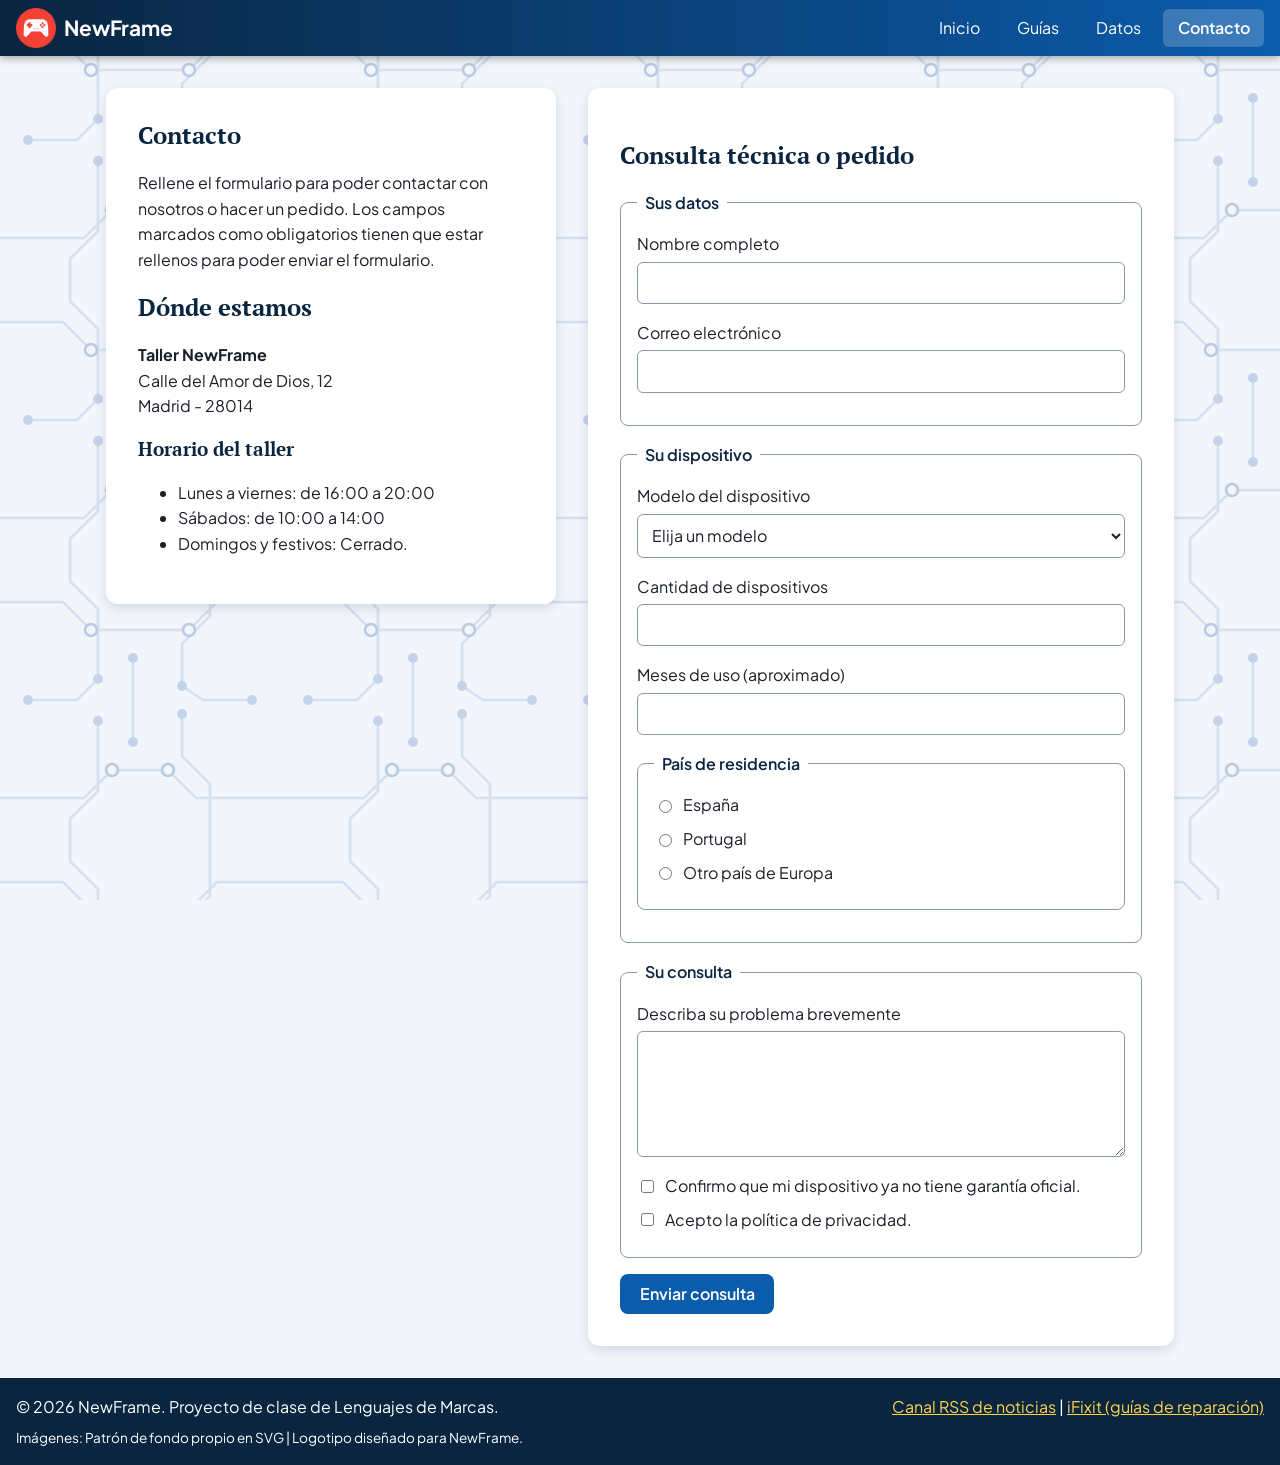
<file: contacto.html>
<!DOCTYPE html>
<html lang="es">

<head>
    <meta charset="UTF-8">
    <meta name="viewport" content="width=device-width, initial-scale=1">
    <title>NewFrame | Contacto y presupuesto de reparación</title>
    <meta name="description"
        content="Envíanos tu consulta técnica o pide presupuesto para reparar tu consola o mando en NewFrame. Consulta también nuestra ubicación y horario del taller.">
    <link rel="icon" type="image/ico" href="imagenes/favicon.ico">
    <link rel="preconnect" href="https://fonts.googleapis.com">
    <link rel="preconnect" href="https://fonts.gstatic.com" crossorigin>
    <link
        href="https://fonts.googleapis.com/css2?family=PT+Serif:ital,wght@0,400;0,700;1,400;1,700&family=Plus+Jakarta+Sans:ital,wght@0,200..800;1,200..800&display=swap"
        rel="stylesheet">
    <link rel="stylesheet" href="css/estilos.css">
    <link rel="alternate" type="application/rss+xml" title="RSS" href="noticias.xml">
</head>

<body>
    <header class="cabecera">
        <a class="logo" href="index.html">
            <img src="imagenes/favicon.ico" alt="Logotipo de NewFrame" width="40" height="40">
            <span>NewFrame</span>
        </a>
        <nav class="menu-navegacion">
            <ul>
                <li><a href="index.html">Inicio</a></li>
                <li><a href="guias.html">Guías</a></li>
                <li><a href="datos.html">Datos</a></li>
                <li><a class="activo" href="contacto.html">Contacto</a></li>
            </ul>
        </nav>
    </header>

    <main class="contenido">

        <div class="rejilla-contacto">

            <section class="datos-taller">
                <h1>Contacto</h1>
                <p>Rellene el formulario para poder contactar con nosotros o hacer un pedido. Los campos marcados como
                    obligatorios tienen que estar rellenos para poder enviar el formulario.</p>

                <h2>Dónde estamos</h2>
                <p>
                    <strong>Taller NewFrame</strong><br>
                    Calle del Amor de Dios, 12<br>
                    Madrid - 28014
                </p>

                <h3>Horario del taller</h3>
                <ul>
                    <li>Lunes a viernes: de 16:00 a 20:00</li>
                    <li>Sábados: de 10:00 a 14:00</li>
                    <li>Domingos y festivos: Cerrado.</li>
                </ul>
            </section>

            <section class="formulario-contacto">
                <h2>Consulta técnica o pedido</h2>
                <form class="formulario" method="post">

                    <fieldset>
                        <legend>Sus datos</legend>

                        <div class="grupo-campo">
                            <label for="nombre">Nombre completo</label>
                            <input type="text" id="nombre" name="nombre" required>
                        </div>

                        <div class="grupo-campo">
                            <label for="correo">Correo electrónico</label>
                            <input type="email" id="correo" name="correo" required>
                        </div>
                    </fieldset>

                    <fieldset>
                        <legend>Su dispositivo</legend>

                        <div class="grupo-campo">
                            <label for="modelo">Modelo del dispositivo</label>
                            <select id="modelo" name="modelo" required>
                                <option value="">Elija un modelo</option>
                                <option value="ps5">Consola PS5</option>
                                <option value="dualsense">DualSense PS5</option>
                                <option value="dualsense-edge">DualSense Edge PS5</option>
                                <option value="xbox-series-x">Xbox Series X</option>
                                <option value="xbox-series-s">Xbox Series S</option>
                                <option value="xbox-series-controller">XBox Series Controller</option>
                                <option value="switch-2">Nintendo Switch 2</option>
                                <option value="pc">PC</option>
                                <option value="portatil">Portátil</option>
                                <option value="telefono">Teléfono</option>
                                <option value="tamagochi">Tamagochi</option>
                                <option value="otro">Otro dispositivo</option>
                            </select>
                        </div>

                        <div class="grupo-campo">
                            <label for="cantidad">Cantidad de dispositivos</label>
                            <input type="number" id="cantidad" name="cantidad" min="1" max="10" required>
                        </div>

                        <div class="grupo-campo">
                            <label for="meses">Meses de uso (aproximado)</label>
                            <input type="number" id="meses" name="meses" min="0" max="2560">
                        </div>

                        <fieldset class="grupo-opciones">
                            <legend>País de residencia</legend>
                            <div class="opcion">
                                <input type="radio" id="pais-espana" name="pais" value="espana" required>
                                <label for="pais-espana">España</label>
                            </div>
                            <div class="opcion">
                                <input type="radio" id="pais-portugal" name="pais" value="portugal">
                                <label for="pais-portugal">Portugal</label>
                            </div>
                            <div class="opcion">
                                <input type="radio" id="pais-europa" name="pais" value="otro-europa">
                                <label for="pais-europa">Otro país de Europa</label>
                            </div>
                        </fieldset>
                    </fieldset>

                    <fieldset>
                        <legend>Su consulta</legend>

                        <div class="grupo-campo">
                            <label for="mensaje">Describa su problema brevemente</label>
                            <textarea id="mensaje" name="mensaje" rows="5" required></textarea>
                        </div>

                        <div class="opcion">
                            <input type="checkbox" id="sin-garantia" name="sin-garantia" value="si">
                            <label for="sin-garantia">Confirmo que mi dispositivo ya no tiene garantía oficial.</label>
                        </div>

                        <div class="opcion">
                            <input type="checkbox" id="privacidad" name="privacidad" value="si" required>
                            <label for="privacidad">Acepto la política de privacidad.</label>
                        </div>
                    </fieldset>

                    <button class="boton" type="submit">Enviar consulta</button>
                </form>
            </section>

        </div>

    </main>

    <footer class="pie">
        <p>&copy; 2026 NewFrame. Proyecto de clase de Lenguajes de Marcas.</p>
        <p><a href="noticias.xml">Canal RSS de noticias</a> | <a href="https://www.ifixit.com/" target="_blank"
                rel="noopener">iFixit (guías de reparación)</a></p>
        <p class="creditos">Imágenes: Patrón de fondo propio en SVG | Logotipo diseñado para NewFrame.</p>
    </footer>

</body>

</html>
</file>
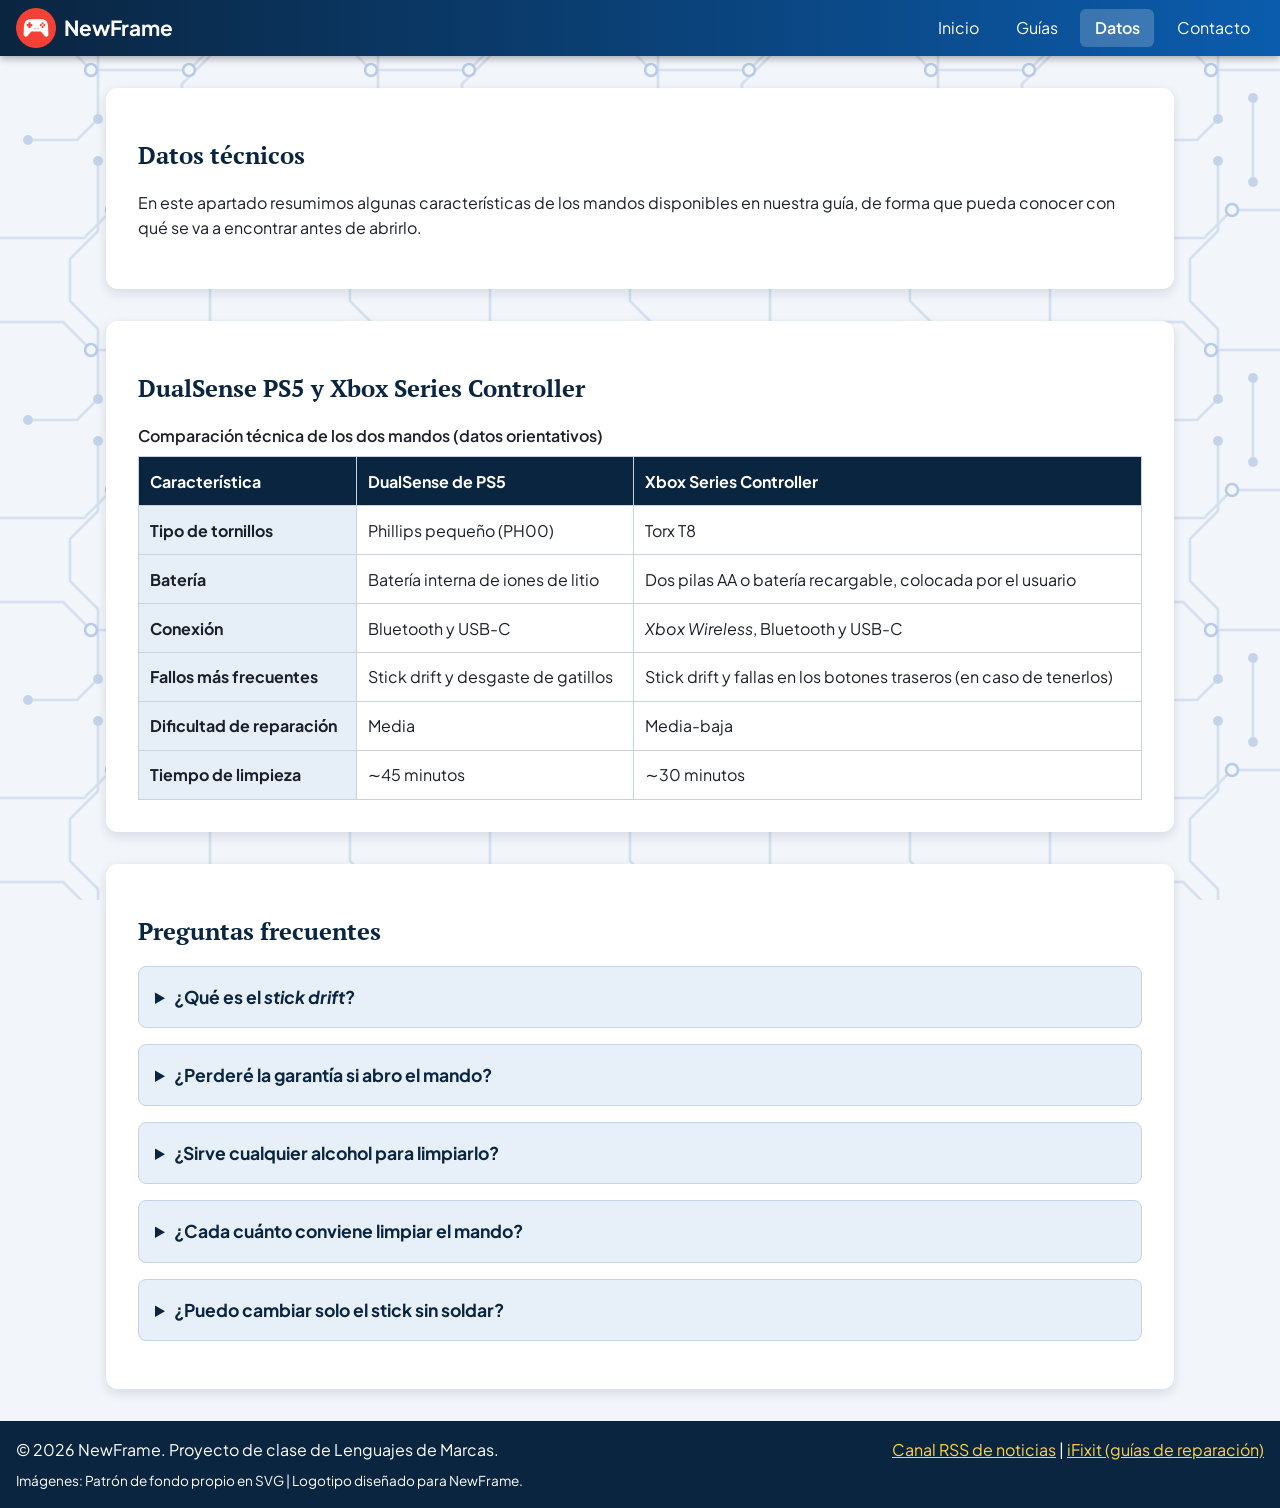
<file: datos.html>
<!DOCTYPE html>
<html lang="es">

<head>
    <meta charset="UTF-8">
    <meta name="viewport" content="width=device-width, initial-scale=1">
    <title>NewFrame | Datos técnicos y preguntas frecuentes</title>
    <meta name="description"
        content="Tabla comparativa entre el DualSense de PS5 y el mando de Xbox Series: tornillos, batería, fallos comunes y dificultad, más respuestas a dudas habituales.">
    <link rel="icon" type="image/ico" href="imagenes/favicon.ico">
    <link rel="preconnect" href="https://fonts.googleapis.com">
    <link rel="preconnect" href="https://fonts.gstatic.com" crossorigin>
    <link
        href="https://fonts.googleapis.com/css2?family=PT+Serif:ital,wght@0,400;0,700;1,400;1,700&family=Plus+Jakarta+Sans:ital,wght@0,200..800;1,200..800&display=swap"
        rel="stylesheet">
    <link rel="stylesheet" href="css/estilos.css">
    <link rel="alternate" type="application/rss+xml" title="RSS" href="noticias.xml">
</head>

<body>
    <header class="cabecera">
        <a class="logo" href="index.html">
            <img src="imagenes/favicon.ico" alt="Logotipo de NewFrame" width="40" height="40">
            <span>NewFrame</span>
        </a>
        <nav class="menu-navegacion">
            <ul>
                <li><a href="index.html">Inicio</a></li>
                <li><a href="guias.html">Guías</a></li>
                <li><a class="activo" href="datos.html">Datos</a></li>
                <li><a href="contacto.html">Contacto</a></li>
            </ul>
        </nav>
    </header>

    <main class="contenido">

        <section class="introduccion">
            <h1>Datos técnicos</h1>
            <p>En este apartado resumimos algunas características de los mandos disponibles en
                nuestra guía, de forma que pueda conocer con qué se va a encontrar antes de abrirlo.</p>
        </section>

        <section class="comparativa">
            <h2>DualSense PS5 y Xbox Series Controller</h2>
            <div class="tabla-contenedor">
                <table class="tabla-datos">
                    <caption>Comparación técnica de los dos mandos (datos orientativos)</caption>
                    <thead>
                        <tr>
                            <th scope="col">Característica</th>
                            <th scope="col">DualSense de PS5</th>
                            <th scope="col">Xbox Series Controller</th>
                        </tr>
                    </thead>
                    <tbody>
                        <tr>
                            <th scope="row">Tipo de tornillos</th>
                            <td>Phillips pequeño (PH00)</td>
                            <td>Torx T8</td>
                        </tr>
                        <tr>
                            <th scope="row">Batería</th>
                            <td>Batería interna de iones de litio</td>
                            <td>Dos pilas AA o batería recargable, colocada por el usuario</td>
                        </tr>
                        <tr>
                            <th scope="row">Conexión</th>
                            <td>Bluetooth y USB-C</td>
                            <td><em>Xbox Wireless</em>, Bluetooth y USB-C</td>
                        </tr>
                        <tr>
                            <th scope="row">Fallos más frecuentes</th>
                            <td>Stick drift y desgaste de gatillos</td>
                            <td>Stick drift y fallas en los botones traseros (en caso de tenerlos)</td>
                        </tr>
                        <tr>
                            <th scope="row">Dificultad de reparación</th>
                            <td>Media</td>
                            <td>Media-baja</td>
                        </tr>
                        <tr>
                            <th scope="row">Tiempo de limpieza</th>
                            <td>&sim;45 minutos</td>
                            <td>&sim;30 minutos</td>
                        </tr>
                    </tbody>
                </table>
            </div>
        </section>

        <section class="preguntas-frecuentes">
            <h2>Preguntas frecuentes</h2>

            <details class="pregunta">
                <summary>¿Qué es el <em>stick drift</em>?</summary>
                <p>Son pequeños movimientos involuntarios que producen los sticks sin que el usuario esté involucrado. Suele
                    deberse a suciedad acumulada o al desgaste interno del potenciómetro.</p>
            </details>

            <details class="pregunta">
                <summary>¿Perderé la garantía si abro el mando?</summary>
                <p>Sí. De parte tanto de Sony como de Microsoft, al abrir el mando la garantía queda anulada.</p>
            </details>

            <details class="pregunta">
                <summary>¿Sirve cualquier alcohol para limpiarlo?</summary>
                <p>Lo ideal es alcohol isopropílico de 90 % o más. El de farmacia habitual contiene más agua y tarda más
                    en secar. Otro tipo de alcoholes no suelen cumplir los requisitos (y mucho menos los destinados a
                    consumo alimenticio).</p>
            </details>

            <details class="pregunta">
                <summary>¿Cada cuánto conviene limpiar el mando?</summary>
                <p>Por fuera, una vez al mes. Por dentro, solo cuando comiencen a fallar los controles del dispositivo.</p>
            </details>

            <details class="pregunta">
                <summary>¿Puedo cambiar solo el stick sin soldar?</summary>
                <p>Depende del modelo. Hay módulos de stick que se encajan sin soldadura y otros que sí la necesitan. Para más información, consúltenos en la página de <a href="contacto.html">contacto</a> si tiene dudas.</p>
            </details>
        </section>

    </main>

    <footer class="pie">
        <p>&copy; 2026 NewFrame. Proyecto de clase de Lenguajes de Marcas.</p>
        <p><a href="noticias.xml">Canal RSS de noticias</a> | <a href="https://www.ifixit.com/" target="_blank"
                rel="noopener">iFixit (guías de reparación)</a></p>
        <p class="creditos">Imágenes: Patrón de fondo propio en SVG | Logotipo diseñado para NewFrame.</p>
    </footer>

</body>

</html>
</file>
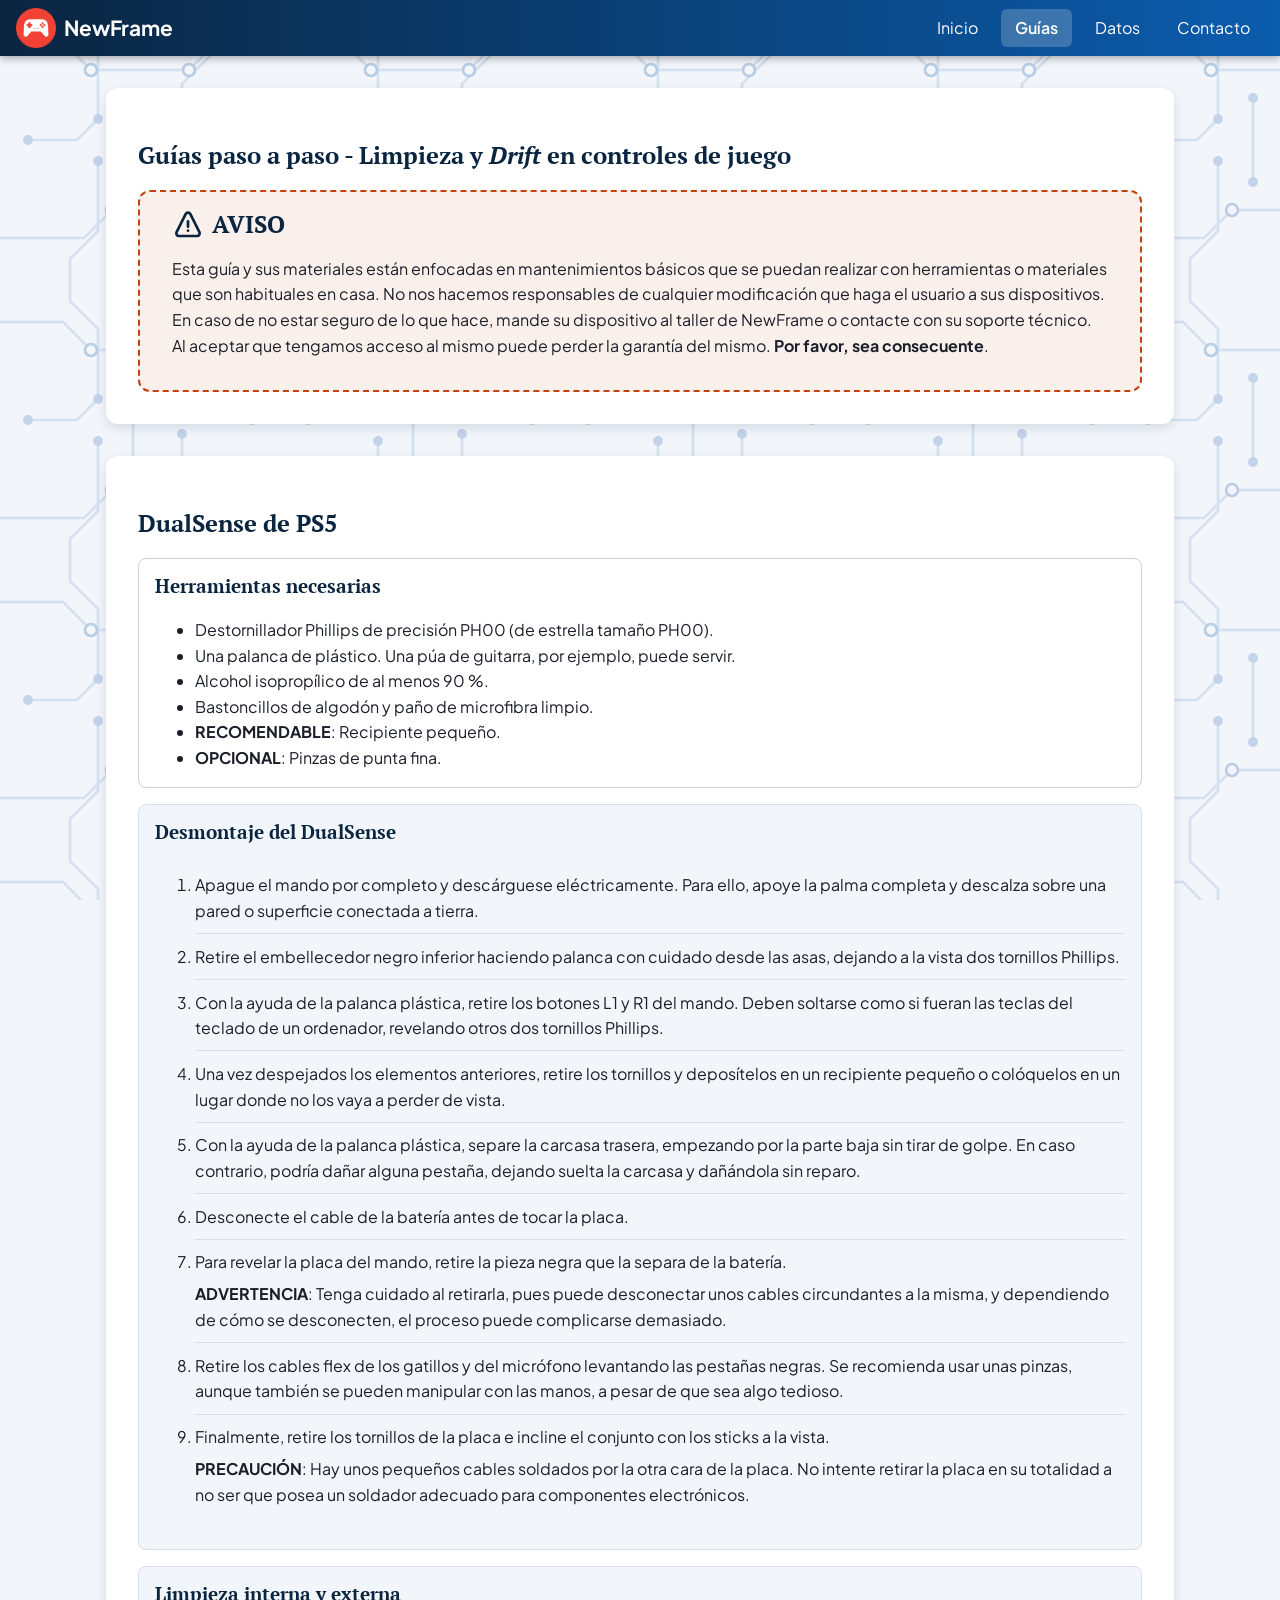
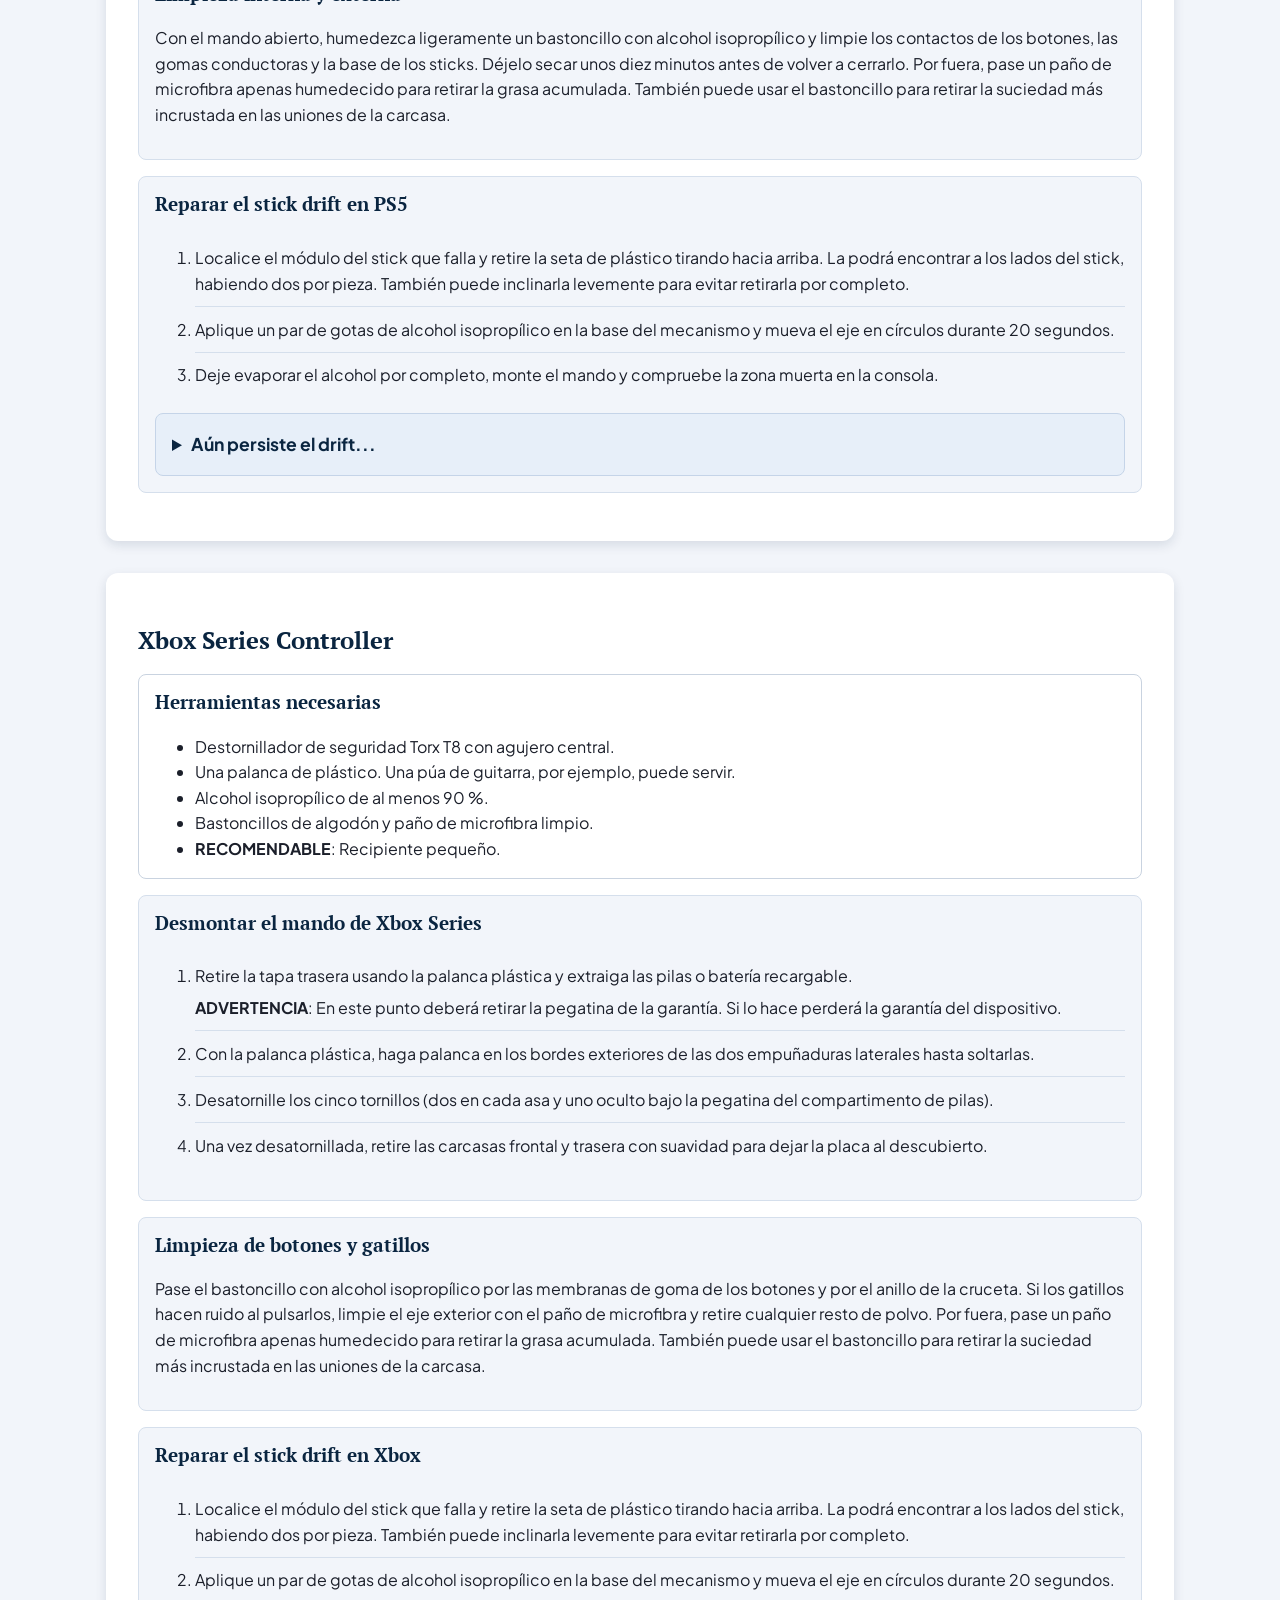
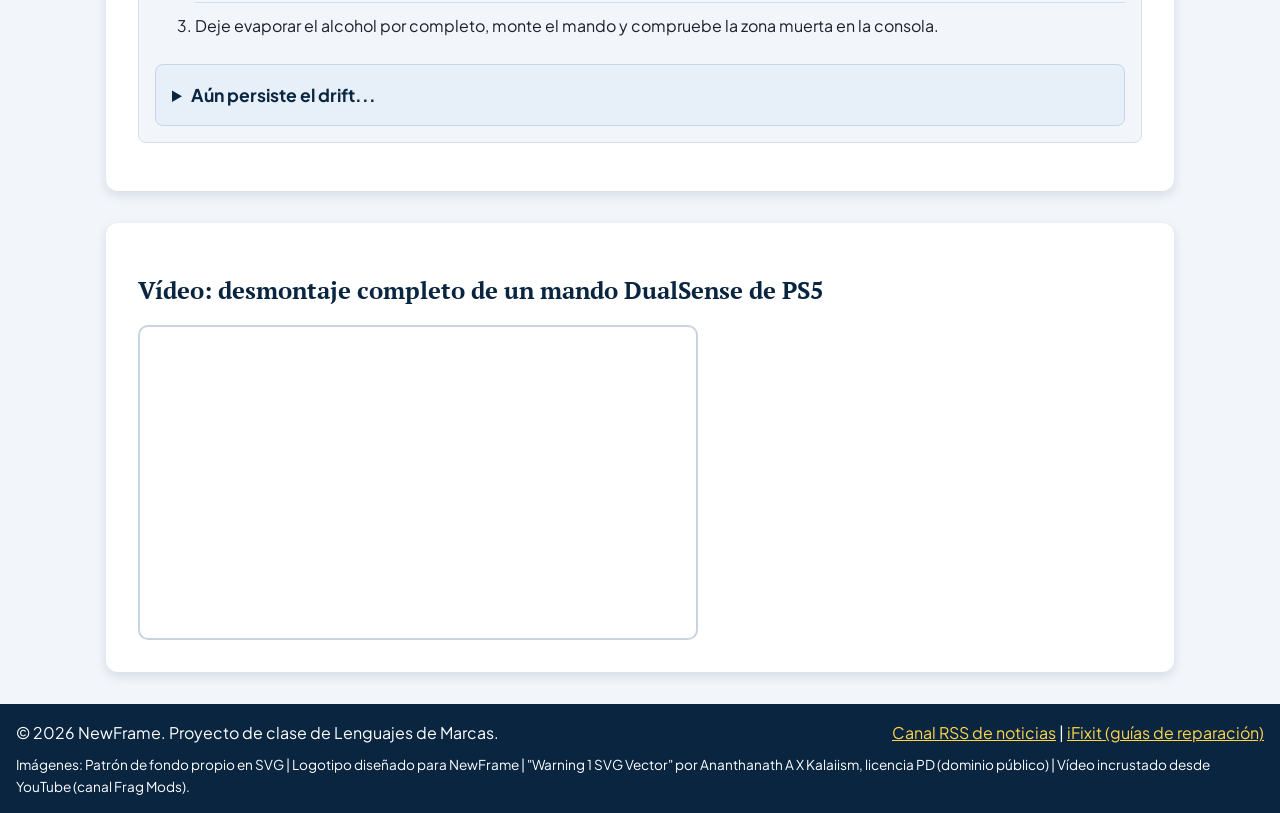
<file: guias.html>
<!DOCTYPE html>
<html lang="es">

<head>
    <meta charset="UTF-8">
    <meta name="viewport" content="width=device-width, initial-scale=1">
    <title>NewFrame | Guías de reparación para DualSense y XBOX Series</title>
    <meta name="description"
        content="Tutoriales paso a paso para desmontar, limpiar con alcohol isopropílico y arreglar el stick drift de un DualSense de PS5 y de un mando de Xbox Series.">
    <link rel="icon" type="image/ico" href="imagenes/favicon.ico">
    <link rel="preconnect" href="https://fonts.googleapis.com">
    <link rel="preconnect" href="https://fonts.gstatic.com" crossorigin>
    <link
        href="https://fonts.googleapis.com/css2?family=PT+Serif:ital,wght@0,400;0,700;1,400;1,700&family=Plus+Jakarta+Sans:ital,wght@0,200..800;1,200..800&display=swap"
        rel="stylesheet">
    <link rel="stylesheet" href="css/estilos.css">
    <link rel="alternate" type="application/rss+xml" title="RSS" href="noticias.xml">
</head>

<body>
    <header class="cabecera">
        <a class="logo" href="index.html">
            <img src="imagenes/favicon.ico" alt="Logotipo de NewFrame" width="40" height="40">
            <span>NewFrame</span>
        </a>
        <nav class="menu-navegacion">
            <ul>
                <li><a href="index.html">Inicio</a></li>
                <li><a class="activo" href="guias.html">Guías</a></li>
                <li><a href="datos.html">Datos</a></li>
                <li><a href="contacto.html">Contacto</a></li>
            </ul>
        </nav>
    </header>

    <main class="contenido">

        <section class="introduccion">
            <h1>Guías paso a paso - Limpieza y <em>Drift</em> en controles de juego</h1>
            <aside class="nota-seguridad">
                <div class="titulo-aviso">
                    <img src="imagenes/aviso.svg" alt="Icono de advertencia" width="32" height="32">
                    <h2>AVISO</h2>
                </div>
                <p>Esta guía y sus materiales están enfocadas en mantenimientos básicos que se puedan realizar con
                    herramientas o materiales que son habituales en casa. No nos hacemos responsables de cualquier
                    modificación que haga el usuario a sus dispositivos. En caso de no estar seguro de lo que hace,
                    mande su dispositivo al taller de NewFrame o contacte con su soporte técnico. Al aceptar que
                    tengamos acceso al mismo puede perder la garantía del mismo. <strong>Por favor, sea
                        consecuente</strong>.</p>
            </aside>
        </section>

        <section class="guia-ps5">
            <h2>DualSense de PS5</h2>

            <article class="caja-herramientas">
                <h3>Herramientas necesarias</h3>
                <ul>
                    <li>Destornillador Phillips de precisión PH00 (de estrella tamaño PH00).</li>
                    <li>Una palanca de plástico. Una púa de guitarra, por ejemplo, puede servir.</li>
                    <li>Alcohol isopropílico de al menos 90 %.</li>
                    <li>Bastoncillos de algodón y paño de microfibra limpio.</li>
                    <li><strong>RECOMENDABLE</strong>: Recipiente pequeño.</li>
                    <li><strong>OPCIONAL</strong>: Pinzas de punta fina.</li>
                </ul>
            </article>

            <article id="desmontaje-ps5" class="paso-a-paso">
                <h3>Desmontaje del DualSense</h3>
                <ol>
                    <li>Apague el mando por completo y descárguese eléctricamente. Para ello, apoye la palma completa y
                        descalza sobre una pared o superficie conectada a tierra.</li>
                    <li>Retire el embellecedor negro inferior haciendo palanca con cuidado desde las asas, dejando a la
                        vista dos tornillos Phillips.</li>
                    <li>Con la ayuda de la palanca plástica, retire los botones L1 y R1 del mando. Deben soltarse como
                        si fueran las teclas del teclado de un ordenador, revelando otros dos tornillos Phillips.</li>
                    <li>Una vez despejados los elementos anteriores, retire los tornillos y deposítelos en un recipiente
                        pequeño o colóquelos en un lugar donde no los vaya a perder de vista.</li>
                    <li>Con la ayuda de la palanca plástica, separe la carcasa trasera, empezando por la parte baja sin
                        tirar de golpe. En caso contrario, podría dañar alguna pestaña, dejando suelta la carcasa y
                        dañándola sin reparo.</li>
                    <li>Desconecte el cable de la batería antes de tocar la placa.</li>
                    <li>Para revelar la placa del mando, retire la pieza negra que la separa de la batería.
                        <p><strong>ADVERTENCIA</strong>: Tenga cuidado al retirarla, pues puede desconectar unos cables
                            circundantes a la misma, y dependiendo de cómo se desconecten, el proceso puede complicarse
                            demasiado.</p>
                    </li>
                    <li>Retire los cables flex de los gatillos y del micrófono levantando las pestañas negras. Se
                        recomienda usar unas pinzas, aunque también se pueden manipular con las manos, a pesar de que
                        sea algo tedioso.</li>
                    <li>Finalmente, retire los tornillos de la placa e incline el conjunto con los sticks a la vista.
                        <p><strong>PRECAUCIÓN</strong>: Hay unos pequeños cables soldados por la otra cara de la placa.
                            No intente retirar la placa en su totalidad a no ser que posea un soldador adecuado para
                            componentes electrónicos.</p>
                    </li>
                </ol>
            </article>

            <article id="limpieza-ps5" class="paso-a-paso">
                <h3>Limpieza interna y externa</h3>
                <p>Con el mando abierto, humedezca ligeramente un bastoncillo con alcohol isopropílico y limpie los
                    contactos de los botones, las gomas conductoras y la base de los sticks. Déjelo secar unos diez
                    minutos antes de volver a cerrarlo. Por fuera, pase un paño de microfibra apenas humedecido para
                    retirar la grasa acumulada. También puede usar el bastoncillo para retirar la suciedad más
                    incrustada en las uniones de la carcasa.</p>
            </article>

            <article id="drift-ps5" class="paso-a-paso">
                <h3>Reparar el stick drift en PS5</h3>
                <ol>
                    <li>Localice el módulo del stick que falla y retire la seta de plástico tirando hacia arriba. La
                        podrá encontrar a los lados del stick, habiendo dos por pieza. También puede inclinarla
                        levemente para evitar retirarla por completo.</li>
                    <li>Aplique un par de gotas de alcohol isopropílico en la base del mecanismo y mueva el eje en
                        círculos durante 20 segundos.</li>
                    <li>Deje evaporar el alcohol por completo, monte el mando y compruebe la zona muerta en la consola.</li>
                </ol>
                <details class="pregunta">
                    <summary>Aún persiste el drift...</summary>
                    <p>Si el movimiento fantasma persiste, puede que el potenciómetro esté desgastado y tocara
                        sustituir el módulo. Consúltenos en la página de <a href="contacto.html">contacto</a> si
                        tiene dudas.</p>
                </details>
            </article>
        </section>

        <section class="guia-xbox">
            <h2>Xbox Series Controller</h2>

            <article class="caja-herramientas">
                <h3>Herramientas necesarias</h3>
                <ul>
                    <li>Destornillador de seguridad Torx T8 con agujero central.</li>
                    <li>Una palanca de plástico. Una púa de guitarra, por ejemplo, puede servir.</li>
                    <li>Alcohol isopropílico de al menos 90 %.</li>
                    <li>Bastoncillos de algodón y paño de microfibra limpio.</li>
                    <li><strong>RECOMENDABLE</strong>: Recipiente pequeño.</li>
                </ul>
            </article>

            <article id="desmontaje-xbox" class="paso-a-paso">
                <h3>Desmontar el mando de Xbox Series</h3>
                <ol>
                    <li>Retire la tapa trasera usando la palanca plástica y extraiga las pilas o batería recargable.
                        <p><strong>ADVERTENCIA</strong>: En este punto deberá retirar la pegatina de la garantía. Si lo
                            hace perderá la garantía del dispositivo.</p>
                    </li>
                    <li>Con la palanca plástica, haga palanca en los bordes exteriores de las dos empuñaduras laterales
                        hasta soltarlas.</li>
                    <li>Desatornille los cinco tornillos (dos en cada asa y uno oculto bajo la pegatina del
                        compartimento de pilas).</li>
                    <li>Una vez desatornillada, retire las carcasas frontal y trasera con suavidad para dejar la placa
                        al descubierto.</li>
                </ol>
            </article>

            <article id="limpieza-xbox" class="paso-a-paso">
                <h3>Limpieza de botones y gatillos</h3>
                <p>Pase el bastoncillo con alcohol isopropílico por las membranas de goma de los botones y
                    por el anillo de la cruceta. Si los gatillos hacen ruido al pulsarlos, limpie el eje exterior con el
                    paño de microfibra y retire cualquier resto de polvo. Por fuera, pase un paño de microfibra apenas
                    humedecido para retirar la grasa acumulada. También puede usar el bastoncillo para retirar la
                    suciedad más incrustada en las uniones de la carcasa.</p>
            </article>

            <article id="drift-xbox" class="paso-a-paso">
                <h3>Reparar el stick drift en Xbox</h3>
                <ol>
                    <li>Localice el módulo del stick que falla y retire la seta de plástico tirando hacia arriba. La
                        podrá encontrar a los lados del stick, habiendo dos por pieza. También puede inclinarla
                        levemente para evitar retirarla por completo.</li>
                    <li>Aplique un par de gotas de alcohol isopropílico en la base del mecanismo y mueva el eje en
                        círculos durante 20 segundos.</li>
                    <li>Deje evaporar el alcohol por completo, monte el mando y compruebe la zona muerta en la consola.</li>
                </ol>
                <details class="pregunta">
                    <summary>Aún persiste el drift...</summary>
                    <p>Si el movimiento fantasma persiste, puede que el potenciómetro esté desgastado y tocara
                        sustituir el módulo. Consúltenos en la página de <a href="contacto.html">contacto</a> si
                        tiene dudas.</p>
                </details>
            </article>
        </section>

        <section class="video-youtube">
            <h2>Vídeo: desmontaje completo de un mando DualSense de PS5</h2>
            <iframe src="https://www.youtube-nocookie.com/embed/ZUriqYEYJoY"
                title="Vídeo de YouTube sobre cómo desmontar y reparar un mando de consola"
                width="560" height="315" loading="lazy" allowfullscreen></iframe>
        </section>

    </main>

    <footer class="pie">
        <p>&copy; 2026 NewFrame. Proyecto de clase de Lenguajes de Marcas.</p>
        <p><a href="noticias.xml">Canal RSS de noticias</a> | <a href="https://www.ifixit.com/" target="_blank"
                rel="noopener">iFixit (guías de reparación)</a></p>
        <p class="creditos">Imágenes: Patrón de fondo propio en SVG | Logotipo diseñado para NewFrame | "Warning 1 SVG Vector" por Ananthanath A X
            Kalaiism, licencia PD (dominio público) | Vídeo incrustado desde YouTube (canal Frag Mods).</p>
    </footer>

</body>

</html>
</file>
<file: css/estilos.css>
:root {
  --color-fondo: #f2f5fa;
  --color-texto: #1b1f2a;
  --color-principal: #0b5cad;
  --color-oscuro: #0a2540;
  --color-acento: #c2410c;
  --color-borde: #8a97a8;
  --color-blanco: #ffffff;
  --fuente-texto: 'Plus Jakarta Sans', system-ui, Arial, sans-serif;
  --fuente-titulos: 'PT Serif', Georgia, serif;
  --espacio-s: 0.5rem;
  --espacio-m: 1rem;
  --espacio-l: 2rem;
}

*, *::before, *::after {
  box-sizing: border-box;
}

body {
  margin: 0;
  font-family: var(--fuente-texto);
  line-height: 1.6;
  color: var(--color-texto);
  background-color: var(--color-fondo);
  background-image: url("../imagenes/fondo.svg");
  background-repeat: repeat;
  background-size: 280px 280px;
  background-attachment: fixed;
}

img, video, iframe {
  max-width: 100%;
}

img, video {
  height: auto;
}

video, iframe {
  display: block;
  border: 2px solid #c9d3e0;
  border-radius: 10px;
}

h1, h2, h3 {
  font-family: var(--fuente-titulos);
  color: var(--color-oscuro);
  line-height: 1.25;
}

a {
  color: var(--color-principal);
}

.cabecera {
  position: sticky;
  top: 0;
  z-index: 100;
  display: flex;
  flex-wrap: wrap;
  justify-content: space-between;
  align-items: center;
  gap: var(--espacio-m);
  padding: var(--espacio-s) var(--espacio-m);
  background-color: var(--color-principal);
  background-image: linear-gradient(90deg, var(--color-oscuro), var(--color-principal));
  box-shadow: 0 2px 8px rgba(0, 0, 0, 0.35);
}

.logo {
  display: flex;
  align-items: center;
  gap: var(--espacio-s);
  color: var(--color-blanco);
  font-size: 1.3rem;
  font-weight: 700;
  text-decoration: none;
}

.menu-navegacion ul {
  display: flex;
  flex-wrap: wrap;
  gap: var(--espacio-s);
  margin: 0;
  padding: 0;
  list-style: none;
}

.menu-navegacion a,
.logo {
  border-radius: 6px;
}

.menu-navegacion a {
  display: block;
  padding: 0.4rem 0.9rem;
  color: var(--color-blanco);
  text-decoration: none;
  transition: background-color 0.3s ease, transform 0.3s ease;
}

.menu-navegacion a:hover {
  background-color: rgba(255, 255, 255, 0.25);
  transform: translateY(-2px);
}

.menu-navegacion a.activo {
  background-color: rgba(255, 255, 255, 0.2);
  font-weight: 600;
}

a:focus,
button:focus,
input:focus,
select:focus,
textarea:focus,
summary:focus {
  outline: 3px solid var(--color-acento);
  outline-offset: 3px;
}

.contenido {
  display: grid;
  gap: var(--espacio-l);
  max-width: 1100px;
  margin: 0 auto;
  padding: var(--espacio-l) var(--espacio-m);
}

.contenido > section {
  padding: var(--espacio-l);
  background-color: var(--color-blanco);
  border-radius: 12px;
  box-shadow: 0 4px 12px rgba(10, 37, 64, 0.12);
}

.presentacion {
  display: grid;
  grid-template-columns: 1fr 1fr;
  gap: var(--espacio-l);
  align-items: center;
}

.contenido > section.presentacion {
  background-color: #dcebfa;
  background-image: linear-gradient(135deg, #dcebfa, var(--color-blanco));
}

.presentacion-imagen {
  margin: 0;
  animation: entrada-suave 1s ease-out;
}

figure {
  margin: var(--espacio-m) 0 0;
}

figcaption {
  margin-top: var(--espacio-s);
  font-size: 0.85rem;
  color: #4a5568;
}

.boton {
  display: inline-block;
  padding: 0.6rem 1.2rem;
  border: none;
  border-radius: 8px;
  background-color: var(--color-principal);
  color: var(--color-blanco);
  font-family: inherit;
  font-size: 1rem;
  font-weight: 600;
  text-decoration: none;
  cursor: pointer;
  transition: background-color 0.3s ease, transform 0.3s ease;
}

.boton:hover {
  background-color: var(--color-oscuro);
  transform: translateY(-2px);
}

.rejilla-tarjetas {
  display: grid;
  grid-template-columns: repeat(3, 1fr);
  gap: var(--espacio-m);
}

.tarjeta-guia {
  position: relative;
  display: flex;
  flex-direction: column;
  align-items: flex-start;
  gap: var(--espacio-s);
  padding: var(--espacio-m);
  border: 1px solid #c9d3e0;
  border-radius: 10px;
  background-color: var(--color-blanco);
  transition: transform 0.3s ease, box-shadow 0.3s ease;
}

.tarjeta-guia:hover {
  transform: translateY(-4px);
  box-shadow: 0 8px 18px rgba(10, 37, 64, 0.2);
}

.tarjeta-guia h3,
.tarjeta-guia p {
  margin: 0;
}

.etiqueta-nuevo,
.etiqueta-popular {
  position: absolute;
  top: var(--espacio-s);
  right: var(--espacio-s);
  padding: 0.2rem 0.7rem;
  border-radius: 20px;
  background-color: var(--color-acento);
  color: var(--color-blanco);
  font-size: 0.85rem;
  font-weight: 700;
  animation: pulso 2s ease-in-out infinite;
}

.etiqueta-popular {
  background-color: var(--color-oscuro);
}

.nota-seguridad {
  padding: var(--espacio-m) var(--espacio-l);
  border: 2px dashed var(--color-acento);
  border-radius: 12px;
  background-color: rgba(194, 65, 12, 0.08);
}

.titulo-aviso {
  display: flex;
  align-items: center;
  gap: var(--espacio-s);
  margin-bottom: var(--espacio-s);
}

.titulo-aviso h2 {
  margin: 0;
}

.caja-herramientas {
  margin-bottom: var(--espacio-m);
  padding: var(--espacio-m);
  border: 1px solid #c9d3e0;
  border-radius: 8px;
  background-color: var(--color-blanco);
}

.caja-herramientas h3 {
  margin-top: 0;
}

.caja-herramientas ul {
  margin-bottom: 0;
}

.paso-a-paso {
  margin-bottom: var(--espacio-m);
  padding: var(--espacio-m);
  border: 1px solid #d5dfec;
  border-radius: 8px;
  background-color: var(--color-fondo);
}

.paso-a-paso h3 {
  margin-top: 0;
}

.paso-a-paso ol li {
  padding: 0.6rem 0;
  border-bottom: 1px solid #d5dfec;
}

.paso-a-paso ol li:last-child {
  border-bottom: none;
}

.paso-a-paso ol li p {
  margin: 0.4rem 0 0;
}

.paso-a-paso .pregunta {
  margin-top: var(--espacio-m);
  margin-bottom: 0;
}

.pregunta {
  margin-bottom: var(--espacio-m);
  padding: var(--espacio-m);
  border: 1px solid #c5d4e8;
  border-radius: 8px;
  background-color: #e7eff9;
  transition: background-color 0.25s ease;
}

.pregunta:hover {
  background-color: #dce7f5;
}

.pregunta[open] {
  background-color: #eef4fc;
}

.pregunta summary {
  font-family: var(--fuente-texto);
  font-size: 1.1rem;
  font-weight: 700;
  color: var(--color-oscuro);
  cursor: pointer;
  border-radius: 4px;
}

.pregunta p {
  margin: var(--espacio-s) 0 0;
  padding-top: var(--espacio-s);
  border-top: 1px solid #c5d4e8;
}

.tabla-contenedor {
  overflow-x: auto;
}

.tabla-datos {
  width: 100%;
  border-collapse: collapse;
}

.tabla-datos caption {
  margin-bottom: var(--espacio-s);
  font-weight: 600;
  text-align: left;
}

.tabla-datos th,
.tabla-datos td {
  padding: 0.7rem;
  border: 1px solid #c9d3e0;
  text-align: left;
  vertical-align: top;
}

.tabla-datos thead th {
  background-color: var(--color-oscuro);
  color: var(--color-blanco);
}

.tabla-datos tbody th {
  background-color: rgba(11, 92, 173, 0.1);
}

.tabla-datos tbody tr:hover {
  background-color: rgba(194, 65, 12, 0.08);
}

.rejilla-contacto {
  display: grid;
  grid-template-columns: 1fr 1.3fr;
  gap: var(--espacio-l);
  align-items: start;
}

.rejilla-contacto > section {
  padding: var(--espacio-l);
  background-color: var(--color-blanco);
  border-radius: 12px;
  box-shadow: 0 4px 12px rgba(10, 37, 64, 0.12);
}

.datos-taller h1 {
  margin-top: 0;
}

.datos-taller p {
  margin-bottom: var(--espacio-m);
}

.formulario fieldset {
  margin: 0 0 var(--espacio-m);
  padding: var(--espacio-m);
  border: 1px solid var(--color-borde);
  border-radius: 8px;
}

.formulario legend {
  padding: 0 var(--espacio-s);
  font-weight: 600;
  color: var(--color-oscuro);
}

.grupo-campo {
  display: flex;
  flex-direction: column;
  gap: 0.3rem;
  margin-bottom: var(--espacio-m);
}

.grupo-campo input,
.grupo-campo select,
.grupo-campo textarea {
  width: 100%;
  padding: 0.6rem;
  border: 1px solid var(--color-borde);
  border-radius: 6px;
  font-family: inherit;
  font-size: 1rem;
  color: var(--color-texto);
  background-color: var(--color-blanco);
}

.opcion {
  display: flex;
  align-items: center;
  gap: var(--espacio-s);
  margin-bottom: var(--espacio-s);
}

.pie {
  display: flex;
  flex-wrap: wrap;
  justify-content: space-between;
  gap: var(--espacio-s) var(--espacio-l);
  padding: var(--espacio-m);
  background-color: var(--color-oscuro);
  color: var(--color-blanco);
}

.pie p {
  margin: 0;
}

.pie a {
  color: #ffd54a;
}

.creditos {
  flex-basis: 100%;
  font-size: 0.85rem;
}

@keyframes pulso {
  0% {
    transform: scale(1);
  }
  50% {
    transform: scale(1.12);
  }
  100% {
    transform: scale(1);
  }
}

@keyframes entrada-suave {
  from {
    opacity: 0;
    transform: translateY(20px);
  }
  to {
    opacity: 1;
    transform: translateY(0);
  }
}

@media (max-width: 768px) {
  .presentacion,
  .rejilla-contacto {
    grid-template-columns: 1fr;
  }

  .rejilla-tarjetas {
    grid-template-columns: repeat(2, 1fr);
  }

  .contenido > section,
  .rejilla-contacto > section {
    padding: var(--espacio-m);
  }
}

@media (max-width: 480px) {
  .rejilla-tarjetas {
    grid-template-columns: 1fr;
  }

  .contenido {
    padding: var(--espacio-s);
  }

  .cabecera {
    justify-content: center;
  }

  .menu-navegacion ul {
    justify-content: center;
  }

  .pie {
    flex-direction: column;
  }

  h1 {
    font-size: 1.6rem;
  }
}

@media (prefers-reduced-motion: reduce) {
  .presentacion-imagen,
  .etiqueta-nuevo,
  .etiqueta-popular {
    animation: none;
  }

  .pregunta,
  .menu-navegacion a,
  .boton,
  .tarjeta-guia {
    transition: none;
  }
}
</file>
